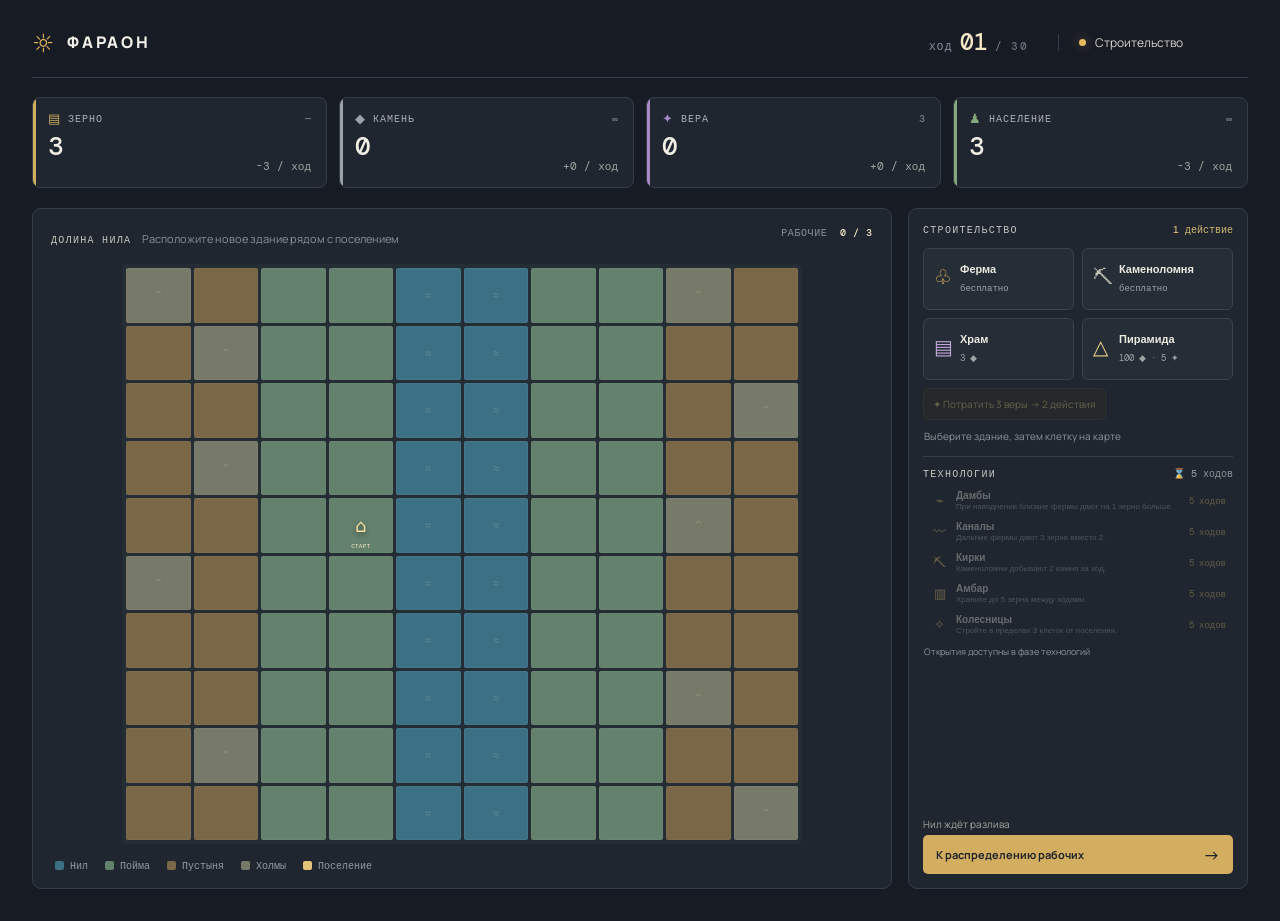
<file: index.html>
<!doctype html>
<html lang="ru">
<head>
  <meta charset="utf-8">
  <meta name="viewport" content="width=device-width,initial-scale=1">
  <meta name="theme-color" content="#171b24">
  <link rel="icon" href="favicon.svg" type="image/svg+xml">
  <title>Фараон</title>
  <link rel="stylesheet" href="style.css">
</head>
<body>
  <main class="app">
    <header class="topbar">
      <div class="brand"><span class="sun-mark">☼</span><span>ФАРАОН</span></div>
      <div class="turn-block"><span>ХОД</span><strong id="turn">01</strong><i>/ 30</i></div>
      <div class="phase-head"><span class="phase-dot"></span><span id="phase-title">Строительство</span></div>
    </header>

    <section class="resources" aria-label="Ресурсы">
      <article class="resource grain"><div class="resource-top"><span class="res-icon">▤</span><span>ЗЕРНО</span><span class="capacity" id="grain-cap">∞</span></div><div class="res-number" id="grain">6</div><div class="res-growth" id="grain-growth">— / ход</div></article>
      <article class="resource stone"><div class="resource-top"><span class="res-icon">◆</span><span>КАМЕНЬ</span><span class="capacity">∞</span></div><div class="res-number" id="stone">0</div><div class="res-growth" id="stone-growth">— / ход</div></article>
      <article class="resource faith"><div class="resource-top"><span class="res-icon">✦</span><span>ВЕРА</span><span class="capacity" id="faith-cap">3</span></div><div class="res-number" id="faith">0</div><div class="res-growth" id="faith-growth">— / ход</div></article>
      <article class="resource people"><div class="resource-top"><span class="res-icon">♟</span><span>НАСЕЛЕНИЕ</span><span class="capacity">∞</span></div><div class="res-number" id="population">5</div><div class="res-growth" id="people-growth">— / ход</div></article>
    </section>

    <div class="game-layout">
      <section class="map-panel">
        <div class="map-head"><div><span class="eyebrow">ДОЛИНА НИЛА</span><span class="map-sub" id="map-sub">Расположите новое здание рядом с поселением</span></div><div class="worker-count" id="worker-count">РАБОЧИЕ <b>0 / 5</b></div></div>
        <div id="board" class="board" role="grid" aria-label="Игровое поле 10 на 10"></div>
        <div class="map-legend"><span><i class="legend-swatch water"></i>Нил</span><span><i class="legend-swatch flood"></i>Пойма</span><span><i class="legend-swatch desert"></i>Пустыня</span><span><i class="legend-swatch hill"></i>Холмы</span><span><i class="legend-swatch settlement"></i>Поселение</span></div>
      </section>

      <aside class="side-panel">
        <section class="build-section">
          <div class="section-title"><span>СТРОИТЕЛЬСТВО</span><span id="actions-left" class="action-counter">1 действие</span></div>
          <div class="building-list" id="building-list">
            <button class="building-choice" data-building="farm"><span class="building-icon farm-icon">♧</span><span class="building-name">Ферма</span><span class="building-cost">бесплатно</span></button>
            <button class="building-choice" data-building="quarry"><span class="building-icon quarry-icon">⛏</span><span class="building-name">Каменоломня</span><span class="building-cost">бесплатно</span></button>
            <button class="building-choice" data-building="temple"><span class="building-icon temple-icon">▤</span><span class="building-name">Храм</span><span class="building-cost">3 ◆</span></button>
            <button class="building-choice" data-building="pyramid"><span class="building-icon pyramid-icon">△</span><span class="building-name">Пирамида</span><span class="building-cost">100 ◆ · 5 ✦</span></button>
          </div>
          <button id="extra-actions" class="extra-actions">✦ Потратить 3 веры → 2 действия</button>
          <div class="selection-note" id="selection-note">Выберите здание, затем клетку на карте</div>
        </section>

        <section class="tech-section">
          <div class="section-title"><span>ТЕХНОЛОГИИ</span><span class="tech-clock">⌛ 5 ходов</span></div>
          <div class="tech-list" id="tech-list"></div>
          <div class="tech-progress" id="tech-progress">В фазе технологий выберите открытие</div>
        </section>

        <div class="phase-footer">
          <div id="event-note" class="event-note">Нил ждёт разлива</div>
          <button class="next-button" id="next-phase"><span id="next-label">К распределению рабочих</span><b>→</b></button>
        </div>
      </aside>
    </div>
    <div class="toast" id="toast" role="status"></div>
    <div id="end-screen" class="end-screen hidden"><div class="end-card"><div class="end-symbol" id="end-symbol">△</div><h1 id="end-title"></h1><p id="end-copy"></p><button id="restart">Начать заново</button></div></div>
  </main>
  <script src="game.js"></script>
</body>
</html>
</file>
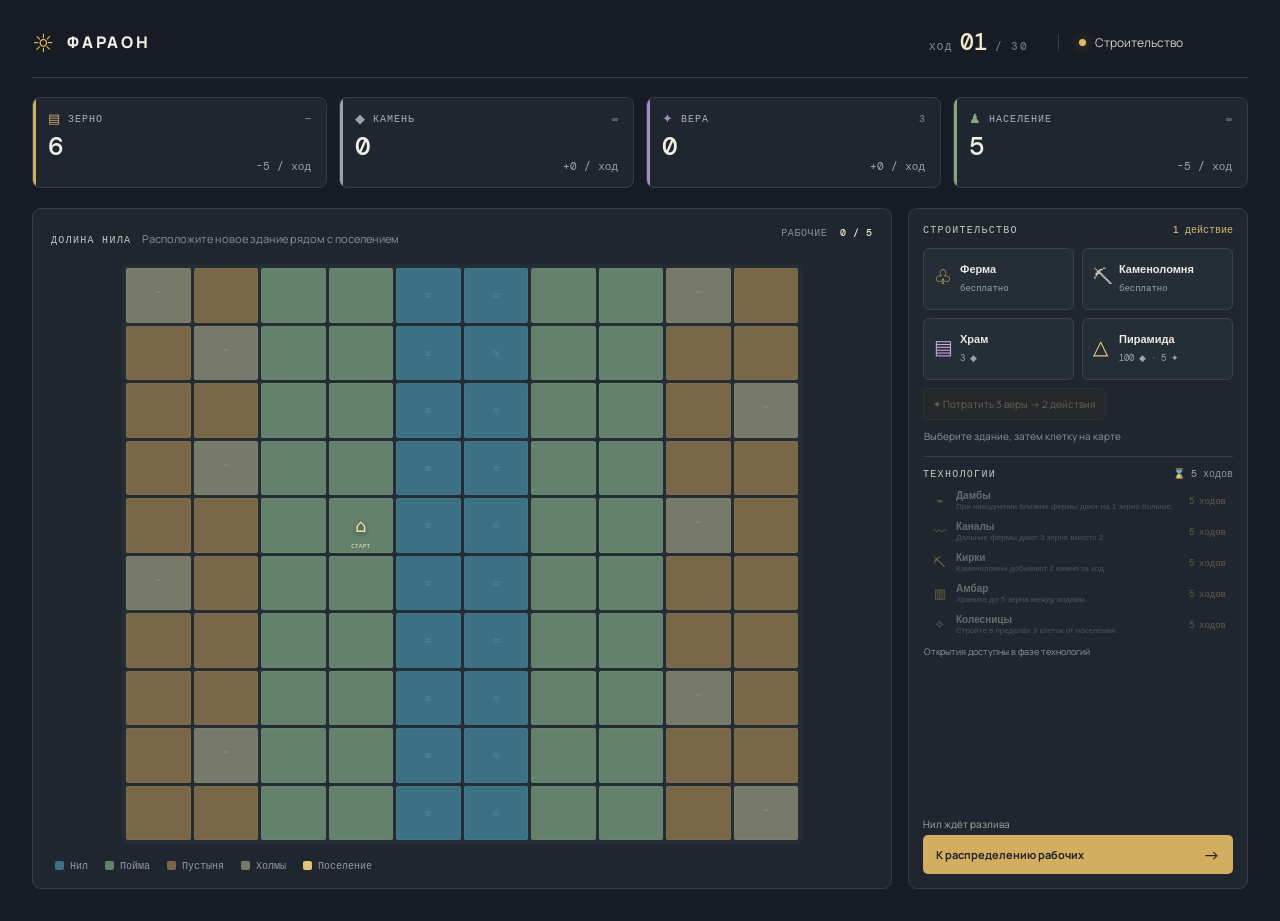
<file: Pharaoh_1/index.html>
<!doctype html>
<html lang="ru">
<head>
  <meta charset="utf-8">
  <meta name="viewport" content="width=device-width,initial-scale=1">
  <meta name="theme-color" content="#171b24">
  <link rel="icon" href="favicon.svg" type="image/svg+xml">
  <title>Фараон</title>
  <link rel="stylesheet" href="style.css">
</head>
<body>
  <main class="app">
    <header class="topbar">
      <div class="brand"><span class="sun-mark">☼</span><span>ФАРАОН</span></div>
      <div class="turn-block"><span>ХОД</span><strong id="turn">01</strong><i>/ 30</i></div>
      <div class="phase-head"><span class="phase-dot"></span><span id="phase-title">Строительство</span></div>
    </header>

    <section class="resources" aria-label="Ресурсы">
      <article class="resource grain"><div class="resource-top"><span class="res-icon">▤</span><span>ЗЕРНО</span><span class="capacity" id="grain-cap">∞</span></div><div class="res-number" id="grain">6</div><div class="res-growth" id="grain-growth">— / ход</div></article>
      <article class="resource stone"><div class="resource-top"><span class="res-icon">◆</span><span>КАМЕНЬ</span><span class="capacity">∞</span></div><div class="res-number" id="stone">0</div><div class="res-growth" id="stone-growth">— / ход</div></article>
      <article class="resource faith"><div class="resource-top"><span class="res-icon">✦</span><span>ВЕРА</span><span class="capacity" id="faith-cap">3</span></div><div class="res-number" id="faith">0</div><div class="res-growth" id="faith-growth">— / ход</div></article>
      <article class="resource people"><div class="resource-top"><span class="res-icon">♟</span><span>НАСЕЛЕНИЕ</span><span class="capacity">∞</span></div><div class="res-number" id="population">5</div><div class="res-growth" id="people-growth">— / ход</div></article>
    </section>

    <div class="game-layout">
      <section class="map-panel">
        <div class="map-head"><div><span class="eyebrow">ДОЛИНА НИЛА</span><span class="map-sub" id="map-sub">Расположите новое здание рядом с поселением</span></div><div class="worker-count" id="worker-count">РАБОЧИЕ <b>0 / 5</b></div></div>
        <div id="board" class="board" role="grid" aria-label="Игровое поле 10 на 10"></div>
        <div class="map-legend"><span><i class="legend-swatch water"></i>Нил</span><span><i class="legend-swatch flood"></i>Пойма</span><span><i class="legend-swatch desert"></i>Пустыня</span><span><i class="legend-swatch hill"></i>Холмы</span><span><i class="legend-swatch settlement"></i>Поселение</span></div>
      </section>

      <aside class="side-panel">
        <section class="build-section">
          <div class="section-title"><span>СТРОИТЕЛЬСТВО</span><span id="actions-left" class="action-counter">1 действие</span></div>
          <div class="building-list" id="building-list">
            <button class="building-choice" data-building="farm"><span class="building-icon farm-icon">♧</span><span class="building-name">Ферма</span><span class="building-cost">бесплатно</span></button>
            <button class="building-choice" data-building="quarry"><span class="building-icon quarry-icon">⛏</span><span class="building-name">Каменоломня</span><span class="building-cost">бесплатно</span></button>
            <button class="building-choice" data-building="temple"><span class="building-icon temple-icon">▤</span><span class="building-name">Храм</span><span class="building-cost">3 ◆</span></button>
            <button class="building-choice" data-building="pyramid"><span class="building-icon pyramid-icon">△</span><span class="building-name">Пирамида</span><span class="building-cost">100 ◆ · 5 ✦</span></button>
          </div>
          <button id="extra-actions" class="extra-actions">✦ Потратить 3 веры → 2 действия</button>
          <div class="selection-note" id="selection-note">Выберите здание, затем клетку на карте</div>
        </section>

        <section class="tech-section">
          <div class="section-title"><span>ТЕХНОЛОГИИ</span><span class="tech-clock">⌛ 5 ходов</span></div>
          <div class="tech-list" id="tech-list"></div>
          <div class="tech-progress" id="tech-progress">В фазе технологий выберите открытие</div>
        </section>

        <div class="phase-footer">
          <div id="event-note" class="event-note">Нил ждёт разлива</div>
          <button class="next-button" id="next-phase"><span id="next-label">К распределению рабочих</span><b>→</b></button>
        </div>
      </aside>
    </div>
    <div class="toast" id="toast" role="status"></div>
    <div id="end-screen" class="end-screen hidden"><div class="end-card"><div class="end-symbol" id="end-symbol">△</div><h1 id="end-title"></h1><p id="end-copy"></p><button id="restart">Начать заново</button></div></div>
  </main>
  <script src="game.js"></script>
</body>
</html>
</file>
<file: style.css>
@import url('https://fonts.googleapis.com/css2?family=DM+Mono:wght@400;500&family=Manrope:wght@400;500;600;700;800&display=swap');
:root{color-scheme:dark;--bg:#171b24;--panel:#202630;--panel2:#252d38;--line:#343e49;--muted:#87929d;--cream:#f4e7c7;--gold:#e7b95e;--sand:#bd9a65;--blue:#4a8196;--green:#82996e}
*{box-sizing:border-box}body{margin:0;background:var(--bg);color:#f1efe8;font-family:Manrope,system-ui,sans-serif;min-height:100vh}.app{max-width:1380px;margin:0 auto;padding:26px 32px 32px}.topbar{height:52px;display:flex;align-items:center;border-bottom:1px solid var(--line);padding-bottom:19px;gap:30px}.brand{font-size:16px;font-weight:800;letter-spacing:.17em;display:flex;align-items:center;gap:10px}.sun-mark{font-size:25px;color:var(--gold);font-weight:400}.turn-block{margin-left:auto;display:flex;align-items:baseline;gap:7px;font:500 11px 'DM Mono',monospace;color:var(--muted);letter-spacing:.12em}.turn-block strong{font:500 23px 'DM Mono',monospace;color:var(--cream);letter-spacing:0}.turn-block i{font-style:normal;color:#68717b}.phase-head{min-width:190px;border-left:1px solid var(--line);padding-left:20px;display:flex;align-items:center;gap:9px;font-size:12px;color:#d7d5cd}.phase-dot{width:7px;height:7px;background:var(--gold);border-radius:50%;box-shadow:0 0 11px #e7b95e66}.resources{display:grid;grid-template-columns:repeat(4,1fr);gap:12px;padding:19px 0 20px}.resource{background:var(--panel);border:1px solid var(--line);border-radius:8px;padding:12px 15px 11px;min-height:91px;position:relative;overflow:hidden}.resource:after{content:"";position:absolute;width:3px;top:0;bottom:0;left:0;background:var(--accent)}.grain{--accent:#d1ad5e}.stone{--accent:#9ba3a7}.faith{--accent:#a789c7}.people{--accent:#84a77c}.resource-top{display:flex;align-items:center;gap:7px;color:#aab0b3;font:500 10px 'DM Mono',monospace;letter-spacing:.1em}.res-icon{font-size:13px;color:var(--accent)}.capacity{margin-left:auto;color:#717c84;letter-spacing:0}.res-number{font:500 26px 'DM Mono',monospace;line-height:1.15;margin-top:5px;color:#f1eee6}.res-growth{position:absolute;right:15px;bottom:14px;color:#9ca8a1;font:11px 'DM Mono',monospace}.game-layout{display:grid;grid-template-columns:minmax(480px,1fr) 340px;gap:16px;align-items:stretch}.map-panel,.side-panel{border:1px solid var(--line);border-radius:9px;background:var(--panel);min-width:0}.map-panel{padding:17px 18px 16px}.map-head{height:38px;display:flex;justify-content:space-between;align-items:flex-start}.eyebrow,.section-title{font:500 10px 'DM Mono',monospace;letter-spacing:.13em;color:#c5c6bf}.map-sub{font-size:11px;color:var(--muted);margin-left:11px}.worker-count{font:10px 'DM Mono',monospace;color:#85919b;letter-spacing:.06em}.worker-count b{font-weight:500;color:var(--cream);margin-left:6px}.board{width:min(100%,680px);aspect-ratio:1;display:grid;grid-template-columns:repeat(10,1fr);grid-template-rows:repeat(10,1fr);gap:3px;margin:0 auto;background:#252d34;padding:4px;border-radius:5px;overflow:hidden}.cell{position:relative;border:1px solid #ffffff09;border-radius:2px;display:flex;align-items:center;justify-content:center;cursor:default;transition:filter .15s,transform .15s;background:#9c8058}.cell.desert{background:#796748}.cell.flood{background:#63816c}.cell.water{background:#3c7185}.cell.hill{background:#777969}.cell.valid{cursor:pointer;box-shadow:inset 0 0 0 2px #f3d486;filter:brightness(1.13)}.cell.valid:hover{transform:scale(.96);z-index:2;filter:brightness(1.35)}.cell.invalid-target{cursor:not-allowed;filter:brightness(.78)}.cell .terrain-detail{position:absolute;opacity:.2;font-size:clamp(7px,1vw,13px);color:#f5e2bb;pointer-events:none}.cell.building-cell{cursor:pointer}.cell .building-symbol{position:relative;z-index:1;font-size:clamp(13px,2vw,25px);line-height:1;text-shadow:0 2px 5px #0007}.cell .worker-badge{position:absolute;z-index:2;bottom:2px;right:2px;width:14px;height:14px;border-radius:50%;background:#292b30;color:#f3deb0;border:1px solid #e4c878;display:grid;place-items:center;font:9px 'DM Mono',monospace}.cell .place-name{position:absolute;z-index:2;bottom:2px;font:6px 'DM Mono',monospace;color:#f7e9c7;letter-spacing:.03em}.settlement-mark{font-size:18px!important;color:#f8df9d}.pyramid-mark{color:#ffe09a;font-size:22px!important}.map-legend{display:flex;gap:17px;flex-wrap:wrap;padding:15px 4px 0;color:#929ba0;font:10px 'DM Mono',monospace}.map-legend span{display:flex;align-items:center;gap:6px}.legend-swatch{width:9px;height:9px;border-radius:2px;display:inline-block}.legend-swatch.water{background:#3c7185}.legend-swatch.flood{background:#63816c}.legend-swatch.desert{background:#796748}.legend-swatch.hill{background:#777969}.legend-swatch.settlement{background:#e3c477}.side-panel{padding:17px;display:flex;flex-direction:column}.section-title{display:flex;justify-content:space-between;align-items:center}.action-counter{color:#d0b972;letter-spacing:0}.building-list{display:grid;grid-template-columns:1fr 1fr;gap:8px;margin-top:12px}.building-choice{min-height:73px;text-align:left;border:1px solid #39434d;border-radius:6px;background:#252d37;color:#edeae0;padding:9px 10px;display:grid;grid-template-columns:26px 1fr;grid-template-rows:22px 16px;align-items:center;cursor:pointer;transition:.15s}.building-choice:hover:not(:disabled){border-color:#a9915a;background:#2d3540}.building-choice.selected{border-color:#e4bc69;background:#343329;box-shadow:inset 0 0 0 1px #e4bc693b}.building-choice:disabled{opacity:.39;cursor:not-allowed}.building-icon{grid-row:1/3;font-size:20px;color:var(--gold)}.quarry-icon{color:#c1c1b6}.temple-icon{color:#c4a7da}.pyramid-icon{color:#f0d389}.building-name{font-size:11px;font-weight:700}.building-cost{font:9px 'DM Mono',monospace;color:#9ca5a6}.extra-actions{border:1px solid #4c4531;background:#302c23;color:#e2c779;border-radius:5px;margin-top:8px;padding:8px 9px;font:10px Manrope,sans-serif;cursor:pointer}.extra-actions:hover:not(:disabled){background:#3a3427}.extra-actions:disabled{opacity:.36;cursor:not-allowed}.selection-note{min-height:28px;padding:9px 1px 1px;color:#8c9699;font-size:10px;line-height:1.4}.tech-section{border-top:1px solid var(--line);margin-top:14px;padding-top:15px}.tech-clock{color:#8b9698;letter-spacing:0}.tech-list{display:grid;gap:5px;margin-top:11px}.tech-option{display:grid;grid-template-columns:19px 1fr auto;align-items:center;gap:7px;width:100%;border:1px solid transparent;border-radius:4px;text-align:left;padding:6px 7px;color:#c4c7c1;background:transparent;cursor:pointer}.tech-option:hover:not(:disabled){background:#29313a}.tech-option.active{border-color:#a88b4a;background:#302f29}.tech-option:disabled{cursor:default;opacity:.43}.tech-glyph{font-size:13px;color:#d3b66b;text-align:center}.tech-name{font-size:10px;font-weight:700}.tech-desc{display:block;color:#859093;font-size:9px;font-weight:400;margin-top:2px}.tech-state{font:9px 'DM Mono',monospace;color:#bca462;white-space:nowrap}.tech-progress{min-height:25px;padding:8px 1px 0;color:#8c9699;font-size:9px}.phase-footer{margin-top:auto;padding-top:10px}.event-note{height:28px;color:#a6a89d;font-size:10px;display:flex;align-items:center}.event-note.flood-event{color:#8dc3cf}.event-note.drought-event{color:#dda879}.next-button{display:flex;justify-content:space-between;align-items:center;width:100%;min-height:43px;padding:0 13px;background:#d4ae60;color:#20232a;border:0;border-radius:5px;font:700 11px Manrope,sans-serif;cursor:pointer;transition:background .15s,transform .15s}.next-button:hover{background:#edc978;transform:translateY(-1px)}.next-button b{font-size:17px;font-weight:500}.toast{position:fixed;left:50%;bottom:25px;transform:translate(-50%,12px);padding:11px 16px;background:#302b26;border:1px solid #ba895c;border-radius:6px;color:#f1d7b0;font-size:12px;opacity:0;pointer-events:none;transition:.2s;z-index:9}.toast.show{opacity:1;transform:translate(-50%,0)}.end-screen{position:fixed;inset:0;z-index:10;background:#10131ad9;display:grid;place-items:center;padding:20px}.end-screen.hidden{display:none}.end-card{width:min(400px,100%);text-align:center;background:#222a32;border:1px solid #5b5140;border-radius:12px;padding:36px 30px}.end-symbol{font-size:56px;color:#ebc571}.end-card h1{font-size:24px;margin:8px 0}.end-card p{color:#abb1ad;font-size:13px;line-height:1.6}.end-card button{margin-top:15px;background:#d4ae60;border:0;border-radius:5px;padding:11px 20px;font-weight:700;cursor:pointer}
@media(min-width:1200px){.board{max-height:calc(100vh - 320px)}.side-panel{padding:14px}.building-choice{min-height:62px}.tech-section{margin-top:8px;padding-top:10px}.tech-list{margin-top:6px;gap:2px}.tech-option{padding:3px 6px}.tech-desc{font-size:8px;margin-top:1px}.tech-progress{min-height:20px;padding-top:6px}.phase-footer{padding-top:4px}.event-note{height:23px}.next-button{min-height:39px}}@media(max-width:900px){.app{padding:19px 18px}.game-layout{grid-template-columns:minmax(420px,1fr) 300px;gap:12px}.map-panel{padding:13px}.side-panel{padding:13px}.map-sub{display:block;margin:5px 0 0}.map-head{height:48px}.map-legend{gap:10px}.resources{gap:8px}.resource{padding:11px 12px}}@media(max-width:700px){.app{padding:14px 12px}.topbar{gap:14px}.brand{font-size:13px}.phase-head{min-width:0;padding-left:12px;font-size:11px}.resources{grid-template-columns:repeat(2,1fr);padding:13px 0}.resource{min-height:78px}.game-layout{grid-template-columns:1fr}.board{width:min(100%,560px)}.side-panel{min-height:0}.phase-footer{margin-top:8px}.map-panel{padding:12px 9px}.map-legend{font-size:9px;gap:9px}.map-sub{font-size:10px}.worker-count{font-size:9px}.turn-block strong{font-size:20px}}@media(max-width:380px){.app{padding:10px 8px}.topbar{gap:9px}.brand{letter-spacing:.1em}.phase-head{padding-left:9px}.building-choice{padding:7px}.map-legend{gap:7px}}
</file>
<file: Pharaoh_1/style.css>
@import url('https://fonts.googleapis.com/css2?family=DM+Mono:wght@400;500&family=Manrope:wght@400;500;600;700;800&display=swap');
:root{color-scheme:dark;--bg:#171b24;--panel:#202630;--panel2:#252d38;--line:#343e49;--muted:#87929d;--cream:#f4e7c7;--gold:#e7b95e;--sand:#bd9a65;--blue:#4a8196;--green:#82996e}
*{box-sizing:border-box}body{margin:0;background:var(--bg);color:#f1efe8;font-family:Manrope,system-ui,sans-serif;min-height:100vh}.app{max-width:1380px;margin:0 auto;padding:26px 32px 32px}.topbar{height:52px;display:flex;align-items:center;border-bottom:1px solid var(--line);padding-bottom:19px;gap:30px}.brand{font-size:16px;font-weight:800;letter-spacing:.17em;display:flex;align-items:center;gap:10px}.sun-mark{font-size:25px;color:var(--gold);font-weight:400}.turn-block{margin-left:auto;display:flex;align-items:baseline;gap:7px;font:500 11px 'DM Mono',monospace;color:var(--muted);letter-spacing:.12em}.turn-block strong{font:500 23px 'DM Mono',monospace;color:var(--cream);letter-spacing:0}.turn-block i{font-style:normal;color:#68717b}.phase-head{min-width:190px;border-left:1px solid var(--line);padding-left:20px;display:flex;align-items:center;gap:9px;font-size:12px;color:#d7d5cd}.phase-dot{width:7px;height:7px;background:var(--gold);border-radius:50%;box-shadow:0 0 11px #e7b95e66}.resources{display:grid;grid-template-columns:repeat(4,1fr);gap:12px;padding:19px 0 20px}.resource{background:var(--panel);border:1px solid var(--line);border-radius:8px;padding:12px 15px 11px;min-height:91px;position:relative;overflow:hidden}.resource:after{content:"";position:absolute;width:3px;top:0;bottom:0;left:0;background:var(--accent)}.grain{--accent:#d1ad5e}.stone{--accent:#9ba3a7}.faith{--accent:#a789c7}.people{--accent:#84a77c}.resource-top{display:flex;align-items:center;gap:7px;color:#aab0b3;font:500 10px 'DM Mono',monospace;letter-spacing:.1em}.res-icon{font-size:13px;color:var(--accent)}.capacity{margin-left:auto;color:#717c84;letter-spacing:0}.res-number{font:500 26px 'DM Mono',monospace;line-height:1.15;margin-top:5px;color:#f1eee6}.res-growth{position:absolute;right:15px;bottom:14px;color:#9ca8a1;font:11px 'DM Mono',monospace}.game-layout{display:grid;grid-template-columns:minmax(480px,1fr) 340px;gap:16px;align-items:stretch}.map-panel,.side-panel{border:1px solid var(--line);border-radius:9px;background:var(--panel);min-width:0}.map-panel{padding:17px 18px 16px}.map-head{height:38px;display:flex;justify-content:space-between;align-items:flex-start}.eyebrow,.section-title{font:500 10px 'DM Mono',monospace;letter-spacing:.13em;color:#c5c6bf}.map-sub{font-size:11px;color:var(--muted);margin-left:11px}.worker-count{font:10px 'DM Mono',monospace;color:#85919b;letter-spacing:.06em}.worker-count b{font-weight:500;color:var(--cream);margin-left:6px}.board{width:min(100%,680px);aspect-ratio:1;display:grid;grid-template-columns:repeat(10,1fr);grid-template-rows:repeat(10,1fr);gap:3px;margin:0 auto;background:#252d34;padding:4px;border-radius:5px;overflow:hidden}.cell{position:relative;border:1px solid #ffffff09;border-radius:2px;display:flex;align-items:center;justify-content:center;cursor:default;transition:filter .15s,transform .15s;background:#9c8058}.cell.desert{background:#796748}.cell.flood{background:#63816c}.cell.water{background:#3c7185}.cell.hill{background:#777969}.cell.valid{cursor:pointer;box-shadow:inset 0 0 0 2px #f3d486;filter:brightness(1.13)}.cell.valid:hover{transform:scale(.96);z-index:2;filter:brightness(1.35)}.cell.invalid-target{cursor:not-allowed;filter:brightness(.78)}.cell .terrain-detail{position:absolute;opacity:.2;font-size:clamp(7px,1vw,13px);color:#f5e2bb;pointer-events:none}.cell.building-cell{cursor:pointer}.cell .building-symbol{position:relative;z-index:1;font-size:clamp(13px,2vw,25px);line-height:1;text-shadow:0 2px 5px #0007}.cell .worker-badge{position:absolute;z-index:2;bottom:2px;right:2px;width:14px;height:14px;border-radius:50%;background:#292b30;color:#f3deb0;border:1px solid #e4c878;display:grid;place-items:center;font:9px 'DM Mono',monospace}.cell .place-name{position:absolute;z-index:2;bottom:2px;font:6px 'DM Mono',monospace;color:#f7e9c7;letter-spacing:.03em}.settlement-mark{font-size:18px!important;color:#f8df9d}.pyramid-mark{color:#ffe09a;font-size:22px!important}.map-legend{display:flex;gap:17px;flex-wrap:wrap;padding:15px 4px 0;color:#929ba0;font:10px 'DM Mono',monospace}.map-legend span{display:flex;align-items:center;gap:6px}.legend-swatch{width:9px;height:9px;border-radius:2px;display:inline-block}.legend-swatch.water{background:#3c7185}.legend-swatch.flood{background:#63816c}.legend-swatch.desert{background:#796748}.legend-swatch.hill{background:#777969}.legend-swatch.settlement{background:#e3c477}.side-panel{padding:17px;display:flex;flex-direction:column}.section-title{display:flex;justify-content:space-between;align-items:center}.action-counter{color:#d0b972;letter-spacing:0}.building-list{display:grid;grid-template-columns:1fr 1fr;gap:8px;margin-top:12px}.building-choice{min-height:73px;text-align:left;border:1px solid #39434d;border-radius:6px;background:#252d37;color:#edeae0;padding:9px 10px;display:grid;grid-template-columns:26px 1fr;grid-template-rows:22px 16px;align-items:center;cursor:pointer;transition:.15s}.building-choice:hover:not(:disabled){border-color:#a9915a;background:#2d3540}.building-choice.selected{border-color:#e4bc69;background:#343329;box-shadow:inset 0 0 0 1px #e4bc693b}.building-choice:disabled{opacity:.39;cursor:not-allowed}.building-icon{grid-row:1/3;font-size:20px;color:var(--gold)}.quarry-icon{color:#c1c1b6}.temple-icon{color:#c4a7da}.pyramid-icon{color:#f0d389}.building-name{font-size:11px;font-weight:700}.building-cost{font:9px 'DM Mono',monospace;color:#9ca5a6}.extra-actions{border:1px solid #4c4531;background:#302c23;color:#e2c779;border-radius:5px;margin-top:8px;padding:8px 9px;font:10px Manrope,sans-serif;cursor:pointer}.extra-actions:hover:not(:disabled){background:#3a3427}.extra-actions:disabled{opacity:.36;cursor:not-allowed}.selection-note{min-height:28px;padding:9px 1px 1px;color:#8c9699;font-size:10px;line-height:1.4}.tech-section{border-top:1px solid var(--line);margin-top:14px;padding-top:15px}.tech-clock{color:#8b9698;letter-spacing:0}.tech-list{display:grid;gap:5px;margin-top:11px}.tech-option{display:grid;grid-template-columns:19px 1fr auto;align-items:center;gap:7px;width:100%;border:1px solid transparent;border-radius:4px;text-align:left;padding:6px 7px;color:#c4c7c1;background:transparent;cursor:pointer}.tech-option:hover:not(:disabled){background:#29313a}.tech-option.active{border-color:#a88b4a;background:#302f29}.tech-option:disabled{cursor:default;opacity:.43}.tech-glyph{font-size:13px;color:#d3b66b;text-align:center}.tech-name{font-size:10px;font-weight:700}.tech-desc{display:block;color:#859093;font-size:9px;font-weight:400;margin-top:2px}.tech-state{font:9px 'DM Mono',monospace;color:#bca462;white-space:nowrap}.tech-progress{min-height:25px;padding:8px 1px 0;color:#8c9699;font-size:9px}.phase-footer{margin-top:auto;padding-top:10px}.event-note{height:28px;color:#a6a89d;font-size:10px;display:flex;align-items:center}.event-note.flood-event{color:#8dc3cf}.event-note.drought-event{color:#dda879}.next-button{display:flex;justify-content:space-between;align-items:center;width:100%;min-height:43px;padding:0 13px;background:#d4ae60;color:#20232a;border:0;border-radius:5px;font:700 11px Manrope,sans-serif;cursor:pointer;transition:background .15s,transform .15s}.next-button:hover{background:#edc978;transform:translateY(-1px)}.next-button b{font-size:17px;font-weight:500}.toast{position:fixed;left:50%;bottom:25px;transform:translate(-50%,12px);padding:11px 16px;background:#302b26;border:1px solid #ba895c;border-radius:6px;color:#f1d7b0;font-size:12px;opacity:0;pointer-events:none;transition:.2s;z-index:9}.toast.show{opacity:1;transform:translate(-50%,0)}.end-screen{position:fixed;inset:0;z-index:10;background:#10131ad9;display:grid;place-items:center;padding:20px}.end-screen.hidden{display:none}.end-card{width:min(400px,100%);text-align:center;background:#222a32;border:1px solid #5b5140;border-radius:12px;padding:36px 30px}.end-symbol{font-size:56px;color:#ebc571}.end-card h1{font-size:24px;margin:8px 0}.end-card p{color:#abb1ad;font-size:13px;line-height:1.6}.end-card button{margin-top:15px;background:#d4ae60;border:0;border-radius:5px;padding:11px 20px;font-weight:700;cursor:pointer}
@media(min-width:1200px){.board{max-height:calc(100vh - 320px)}.side-panel{padding:14px}.building-choice{min-height:62px}.tech-section{margin-top:8px;padding-top:10px}.tech-list{margin-top:6px;gap:2px}.tech-option{padding:3px 6px}.tech-desc{font-size:8px;margin-top:1px}.tech-progress{min-height:20px;padding-top:6px}.phase-footer{padding-top:4px}.event-note{height:23px}.next-button{min-height:39px}}@media(max-width:900px){.app{padding:19px 18px}.game-layout{grid-template-columns:minmax(420px,1fr) 300px;gap:12px}.map-panel{padding:13px}.side-panel{padding:13px}.map-sub{display:block;margin:5px 0 0}.map-head{height:48px}.map-legend{gap:10px}.resources{gap:8px}.resource{padding:11px 12px}}@media(max-width:700px){.app{padding:14px 12px}.topbar{gap:14px}.brand{font-size:13px}.phase-head{min-width:0;padding-left:12px;font-size:11px}.resources{grid-template-columns:repeat(2,1fr);padding:13px 0}.resource{min-height:78px}.game-layout{grid-template-columns:1fr}.board{width:min(100%,560px)}.side-panel{min-height:0}.phase-footer{margin-top:8px}.map-panel{padding:12px 9px}.map-legend{font-size:9px;gap:9px}.map-sub{font-size:10px}.worker-count{font-size:9px}.turn-block strong{font-size:20px}}@media(max-width:380px){.app{padding:10px 8px}.topbar{gap:9px}.brand{letter-spacing:.1em}.phase-head{padding-left:9px}.building-choice{padding:7px}.map-legend{gap:7px}}
</file>
